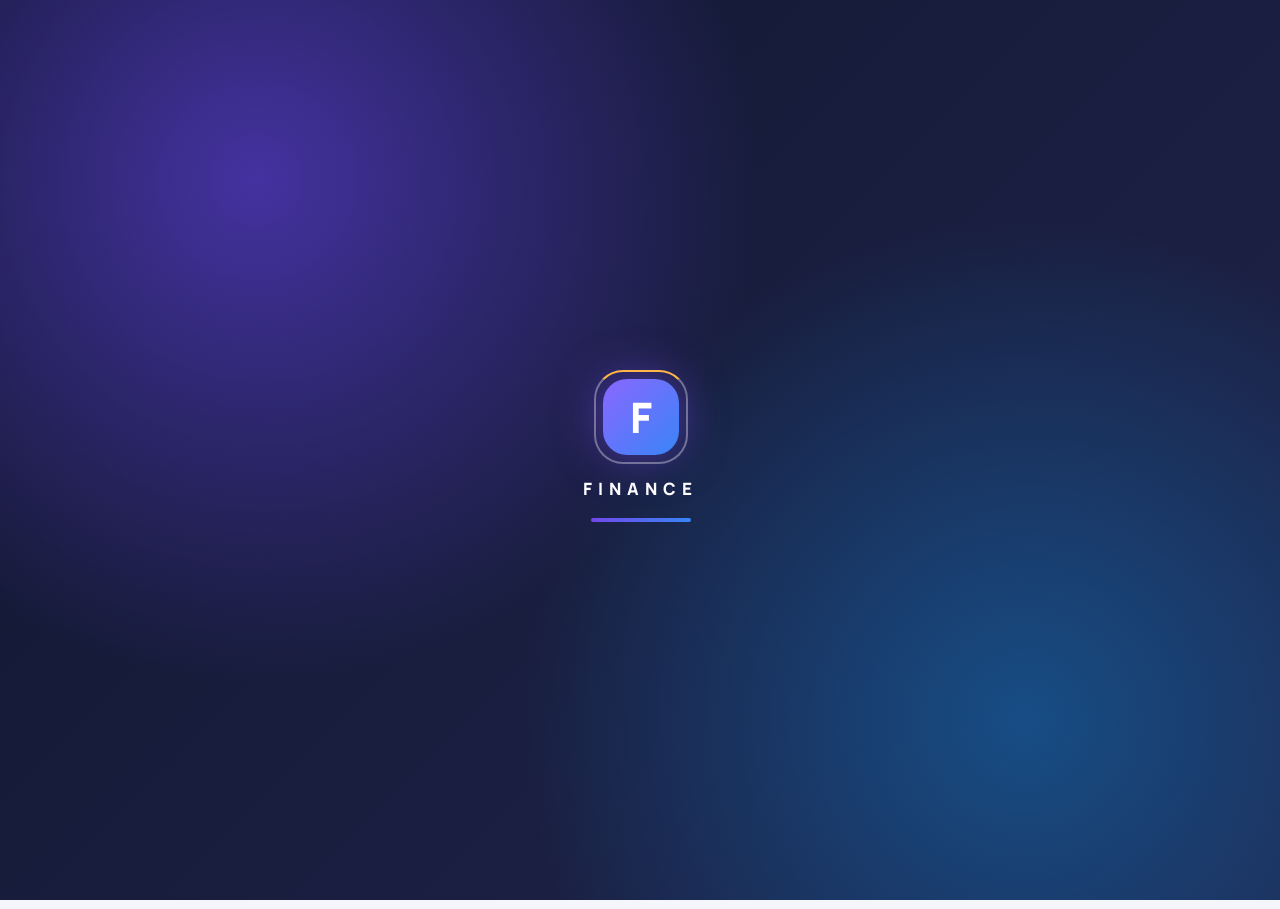
<file: index.html>
<!DOCTYPE html>
<html lang="en">
<head>
    <meta charset="UTF-8">
    <meta name="viewport" content="width=device-width, initial-scale=1.0">
    <title>Finance</title>
    <meta http-equiv="refresh" content="0; url=login.html">
</head>
<body>
    <p>Redirecting to <a href="login.html">Finance Login</a>...</p>
</body>
</html>
</file>
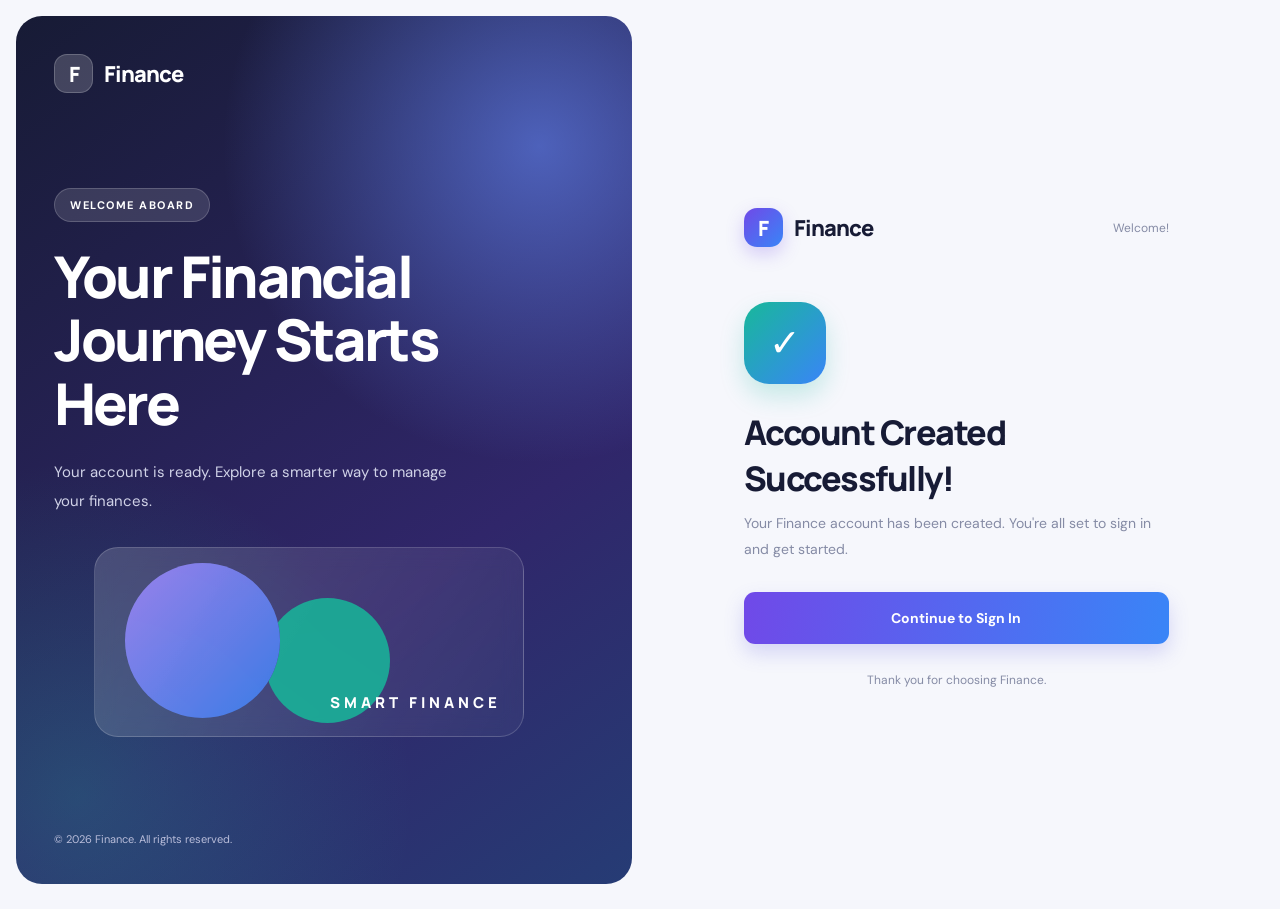
<file: account-created.html>
<!DOCTYPE html>
<html lang="en">
<head>
    <meta charset="UTF-8">
    <meta name="viewport" content="width=device-width, initial-scale=1.0">
    <title>Account Created | Finance</title>
    <link rel="stylesheet" href="css/style.css">
    <script src="js/script.js" defer></script>
</head>
<body>
<div class="page-loader"><div class="loader-content"><div class="loader-logo"></div><p>FINANCE</p></div></div>
<main class="auth-shell">
    <section class="auth-visual animate-in">
        <a class="brand" href="login.html"><span class="brand-mark">F</span> Finance</a>
        <div class="visual-copy"><span class="visual-tag">WELCOME ABOARD</span><h1>Your Financial Journey Starts Here</h1><p>Your account is ready. Explore a smarter way to manage your finances.</p><div class="visual-art"></div></div>
        <p class="visual-foot">© 2026 Finance. All rights reserved.</p>
    </section>
    <section class="auth-panel">
        <div class="auth-card animate-in delay-1">
            <div class="auth-top"><a class="brand" href="login.html"><span class="brand-mark">F</span> Finance</a><p>Welcome!</p></div>
            <div class="success-icon">✓</div>
            <div class="auth-heading"><h2>Account Created Successfully!</h2><p>Your Finance account has been created. You're all set to sign in and get started.</p></div>
            <a href="login.html"><button class="primary-btn" type="button">Continue to Sign In</button></a>
            <p class="auth-bottom">Thank you for choosing Finance.</p>
        </div>
    </section>
</main>
</body>
</html>
</file>
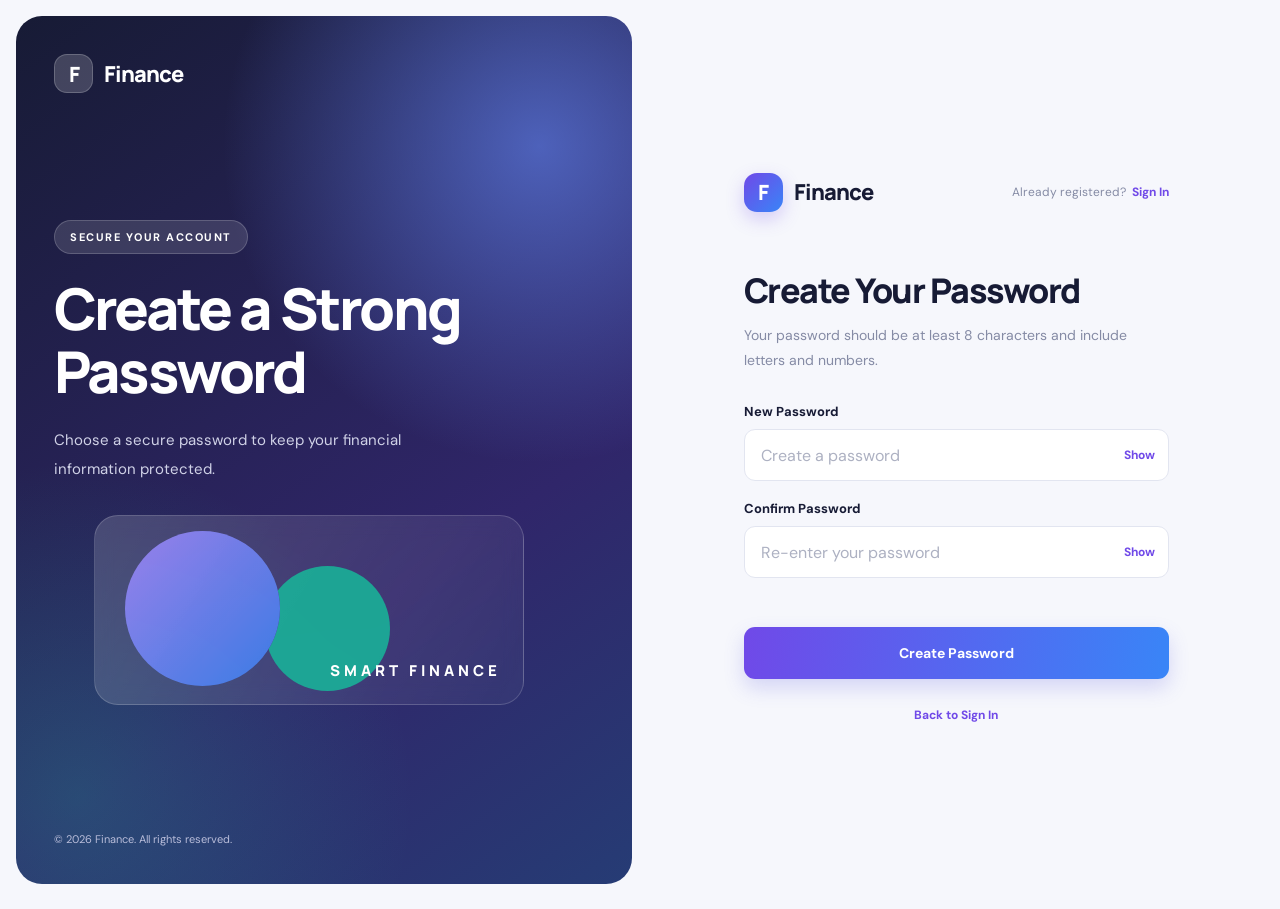
<file: create-password.html>
<!DOCTYPE html>
<html lang="en">
<head>
    <meta charset="UTF-8">
    <meta name="viewport" content="width=device-width, initial-scale=1.0">
    <title>Create Password | Finance</title>
    <link rel="stylesheet" href="css/style.css">
    <script src="js/script.js" defer></script>
</head>
<body>
<div class="page-loader"><div class="loader-content"><div class="loader-logo"></div><p>FINANCE</p></div></div>
<main class="auth-shell">
    <section class="auth-visual animate-in">
        <a class="brand" href="login.html"><span class="brand-mark">F</span> Finance</a>
        <div class="visual-copy"><span class="visual-tag">SECURE YOUR ACCOUNT</span><h1>Create a Strong Password</h1><p>Choose a secure password to keep your financial information protected.</p><div class="visual-art"></div></div>
        <p class="visual-foot">© 2026 Finance. All rights reserved.</p>
    </section>
    <section class="auth-panel">
        <div class="auth-card animate-in delay-1">
            <div class="auth-top"><a class="brand" href="login.html"><span class="brand-mark">F</span> Finance</a><p>Already registered? <a href="login.html">Sign In</a></p></div>
            <div class="auth-heading"><h2>Create Your Password</h2><p>Your password should be at least 8 characters and include letters and numbers.</p></div>
            <form id="createPasswordForm">
                <div class="form-group"><label>New Password</label><div class="password-wrap"><input class="form-control" type="password" name="password" placeholder="Create a password" required minlength="8"><button class="toggle-password" type="button">Show</button></div></div>
                <div class="form-group"><label>Confirm Password</label><div class="password-wrap"><input class="form-control" type="password" name="confirmPassword" placeholder="Re-enter your password" required minlength="8"><button class="toggle-password" type="button">Show</button></div></div>
                <p class="form-message" aria-live="polite"></p>
                <button class="primary-btn" type="submit">Create Password</button>
            </form>
            <p class="auth-bottom"><a href="login.html">Back to Sign In</a></p>
        </div>
    </section>
</main>
</body>
</html>
</file>
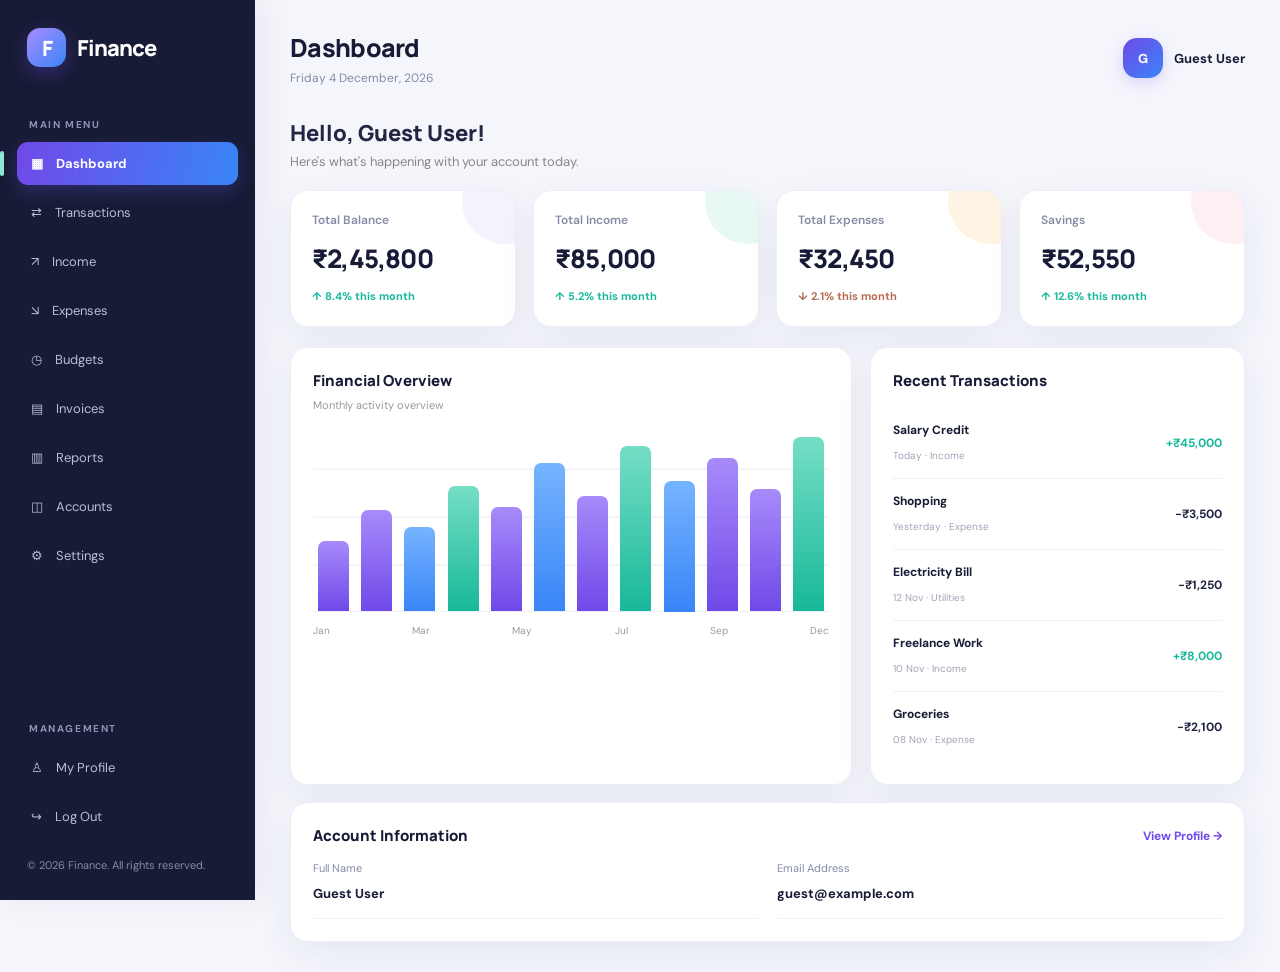
<file: dashboard.html>
<!DOCTYPE html>
<html lang="en">
<head>
    <meta charset="UTF-8">
    <meta name="viewport" content="width=device-width, initial-scale=1.0">
    <title>Dashboard | Finance</title>
    <link rel="stylesheet" href="css/style.css">
    <script src="js/script.js" defer></script>
</head>
<body>
<div class="page-loader"><div class="loader-content"><div class="loader-logo"></div><p>FINANCE</p></div></div>
<div class="dashboard-layout">
    
<aside class="sidebar">
    <a class="brand" href="dashboard.html">
        <span class="brand-mark">F</span> Finance
    </a>

    <p class="sidebar-label">MAIN MENU</p>

    <nav class="side-nav">
        <a href="dashboard.html" class="active">
            ▦ <span>Dashboard</span>
        </a>

        <a href="#">
            ⇄ <span>Transactions</span>
        </a>

        <a href="#">
            ↗ <span>Income</span>
        </a>

        <a href="#">
            ↘ <span>Expenses</span>
        </a>

        <a href="#">
            ◷ <span>Budgets</span>
        </a>

        <a href="#">
            ▤ <span>Invoices</span>
        </a>

        <a href="#">
            ▥ <span>Reports</span>
        </a>

        <a href="#">
            ◫ <span>Accounts</span>
        </a>

        <a href="#">
            ⚙ <span>Settings</span>
        </a>

    </nav>

    <div class="side-bottom">
        <p class="sidebar-label">MANAGEMENT</p>

        <nav class="side-nav">

            <a href="profile.html">
                ♙ <span>My Profile</span>
            </a>

            <a href="#" data-logout>
                ↪ <span>Log Out</span>
            </a>

        </nav>

        <p class="visual-foot" style="padding:20px 10px 0">
            © 2026 Finance. All rights reserved.
        </p>
    </div>
</aside>

    <main class="dashboard-main">
        <header class="topbar">
            <div style="display:flex;align-items:center;gap:12px">
                <button class="mobile-menu" aria-label="Open menu">☰</button>
                <div><h2>Dashboard</h2><p data-current-date>Welcome to your finance overview</p></div>
            </div>
            <a class="user-chip" href="profile.html"><span class="avatar" data-user-initial>G</span><span data-user-name>Guest User</span></a>
        </header>

        <section class="animate-in">
            <div style="margin-bottom:20px"><h2 style="font:800 22px Manrope">Hello, <span data-user-name>Guest User</span>!</h2><p style="font-size:13px;color:#888;margin-top:5px">Here's what's happening with your account today.</p></div>
            <div class="dashboard-grid">
                <article class="stat-card"><p>Total Balance</p><h3>₹2,45,800</h3><small>↑ 8.4% this month</small></article>
                <article class="stat-card"><p>Total Income</p><h3>₹85,000</h3><small>↑ 5.2% this month</small></article>
                <article class="stat-card"><p>Total Expenses</p><h3>₹32,450</h3><small style="color:#b66b50">↓ 2.1% this month</small></article>
                <article class="stat-card"><p>Savings</p><h3>₹52,550</h3><small>↑ 12.6% this month</small></article>
            </div>
        </section>

        <section class="content-grid animate-in delay-1">
            <article class="content-card">
                <h3>Financial Overview</h3>
                <p style="font-size:11px;color:#999;margin-top:-10px;margin-bottom:10px">Monthly activity overview</p>
                <div class="chart" aria-label="Illustrative monthly chart">
                    <span style="height:40%"></span><span style="height:58%"></span><span style="height:48%"></span><span style="height:72%"></span><span style="height:60%"></span><span style="height:85%"></span><span style="height:66%"></span><span style="height:95%"></span><span style="height:75%"></span><span style="height:88%"></span><span style="height:70%"></span><span style="height:100%"></span>
                </div>
                <div class="form-row" style="margin-top:12px;color:#999;font-size:10px"><span>Jan</span><span>Mar</span><span>May</span><span>Jul</span><span>Sep</span><span>Dec</span></div>
            </article>
            <article class="content-card">
                <h3>Recent Transactions</h3>
                <div class="transaction"><div><strong>Salary Credit</strong><small>Today · Income</small></div><b style="color:#37845c">+₹45,000</b></div>
                <div class="transaction"><div><strong>Shopping</strong><small>Yesterday · Expense</small></div><b>-₹3,500</b></div>
                <div class="transaction"><div><strong>Electricity Bill</strong><small>12 Nov · Utilities</small></div><b>-₹1,250</b></div>
                <div class="transaction"><div><strong>Freelance Work</strong><small>10 Nov · Income</small></div><b style="color:#37845c">+₹8,000</b></div>
                <div class="transaction"><div><strong>Groceries</strong><small>08 Nov · Expense</small></div><b>-₹2,100</b></div>
            </article>
        </section>

        <section class="content-card animate-in delay-2" style="margin-top:17px">
            <div class="form-row"><h3 style="margin:0">Account Information</h3><a class="text-link" href="profile.html">View Profile →</a></div>
            <div class="profile-card">
                <div class="profile-field"><small>Full Name</small><strong data-user-name>Guest User</strong></div>
                <div class="profile-field"><small>Email Address</small><strong data-user-email>guest@example.com</strong></div>
            </div>
        </section>
    </main>
</div>
</body>
</html>
</file>
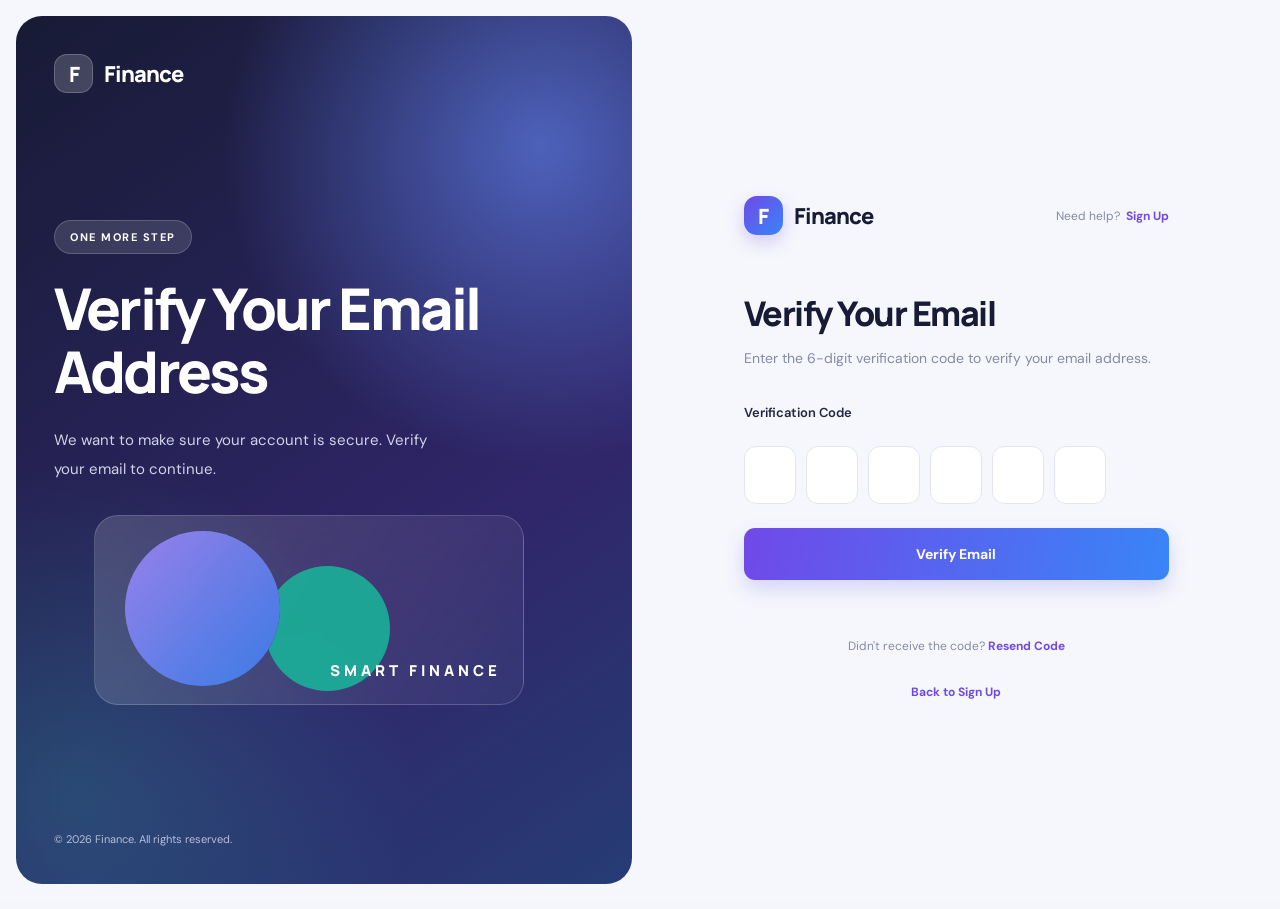
<file: email-verification.html>
<!DOCTYPE html>
<html lang="en">
<head>
    <meta charset="UTF-8">
    <meta name="viewport" content="width=device-width, initial-scale=1.0">
    <title>Email Verification | Finance</title>
    <link rel="stylesheet" href="css/style.css">
    <script src="js/script.js" defer></script>
</head>
<body>
<div class="page-loader"><div class="loader-content"><div class="loader-logo"></div><p>FINANCE</p></div></div>
<main class="auth-shell">
    <section class="auth-visual animate-in">
        <a class="brand" href="login.html"><span class="brand-mark">F</span> Finance</a>
        <div class="visual-copy"><span class="visual-tag">ONE MORE STEP</span><h1>Verify Your Email Address</h1><p>We want to make sure your account is secure. Verify your email to continue.</p><div class="visual-art"></div></div>
        <p class="visual-foot">© 2026 Finance. All rights reserved.</p>
    </section>
    <section class="auth-panel">
        <div class="auth-card animate-in delay-1">
            <div class="auth-top"><a class="brand" href="login.html"><span class="brand-mark">F</span> Finance</a><p>Need help? <a href="signup.html">Sign Up</a></p></div>
            <div class="auth-heading"><h2>Verify Your Email</h2><p>Enter the 6-digit verification code to verify your email address.</p></div>
            <form id="verifyForm">
                <label style="font-size:13px;font-weight:600">Verification Code</label>
                <div class="code-inputs">
                    <input type="text" maxlength="1" inputmode="numeric" aria-label="Digit 1" required>
                    <input type="text" maxlength="1" inputmode="numeric" aria-label="Digit 2" required>
                    <input type="text" maxlength="1" inputmode="numeric" aria-label="Digit 3" required>
                    <input type="text" maxlength="1" inputmode="numeric" aria-label="Digit 4" required>
                    <input type="text" maxlength="1" inputmode="numeric" aria-label="Digit 5" required>
                    <input type="text" maxlength="1" inputmode="numeric" aria-label="Digit 6" required>
                </div>
                <button class="primary-btn" type="submit">Verify Email</button>
                <p class="form-message" aria-live="polite"></p>
            </form>
            <p class="auth-bottom">Didn't receive the code? <a href="#" data-resend-code>Resend Code</a><br><br><a href="signup.html">Back to Sign Up</a></p>
        </div>
    </section>
</main>
</body>
</html>
</file>
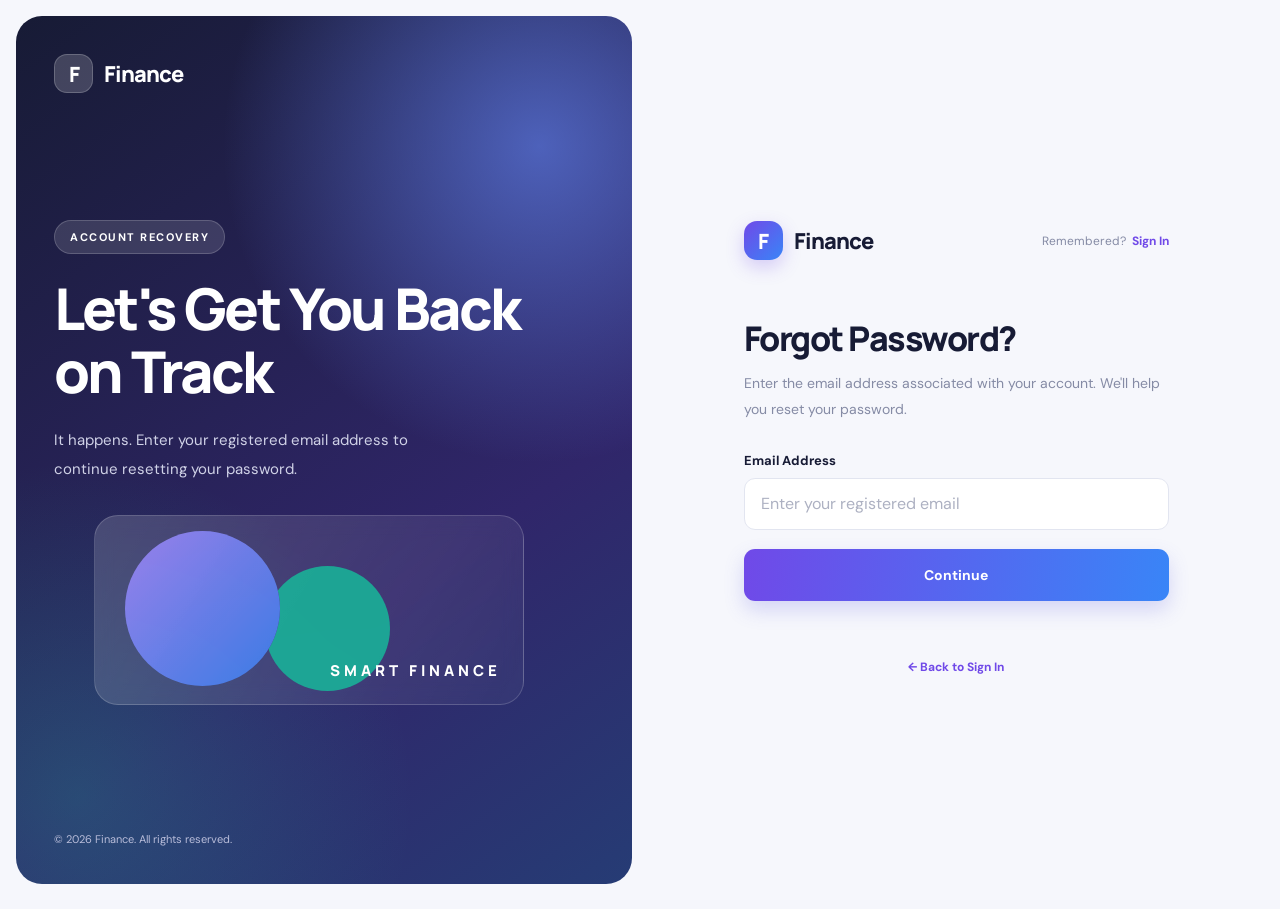
<file: forgot-password.html>
<!DOCTYPE html>
<html lang="en">
<head>
    <meta charset="UTF-8">
    <meta name="viewport" content="width=device-width, initial-scale=1.0">
    <title>Forgot Password | Finance</title>
    <link rel="stylesheet" href="css/style.css">
    <script src="js/script.js" defer></script>
</head>
<body>
<div class="page-loader"><div class="loader-content"><div class="loader-logo"></div><p>FINANCE</p></div></div>
<main class="auth-shell">
    <section class="auth-visual animate-in">
        <a class="brand" href="login.html"><span class="brand-mark">F</span> Finance</a>
        <div class="visual-copy"><span class="visual-tag">ACCOUNT RECOVERY</span><h1>Let's Get You Back on Track</h1><p>It happens. Enter your registered email address to continue resetting your password.</p><div class="visual-art"></div></div>
        <p class="visual-foot">© 2026 Finance. All rights reserved.</p>
    </section>
    <section class="auth-panel">
        <div class="auth-card animate-in delay-1">
            <div class="auth-top"><a class="brand" href="login.html"><span class="brand-mark">F</span> Finance</a><p>Remembered? <a href="login.html">Sign In</a></p></div>
            <div class="auth-heading"><h2>Forgot Password?</h2><p>Enter the email address associated with your account. We'll help you reset your password.</p></div>
            <form id="forgotForm">
                <div class="form-group"><label>Email Address</label><input class="form-control" type="email" name="email" placeholder="Enter your registered email" required></div>
                <button class="primary-btn" type="submit">Continue</button>
                <p class="form-message" aria-live="polite"></p>
            </form>
            <p class="auth-bottom"><a href="login.html">← Back to Sign In</a></p>
        </div>
    </section>
</main>
</body>
</html>
</file>
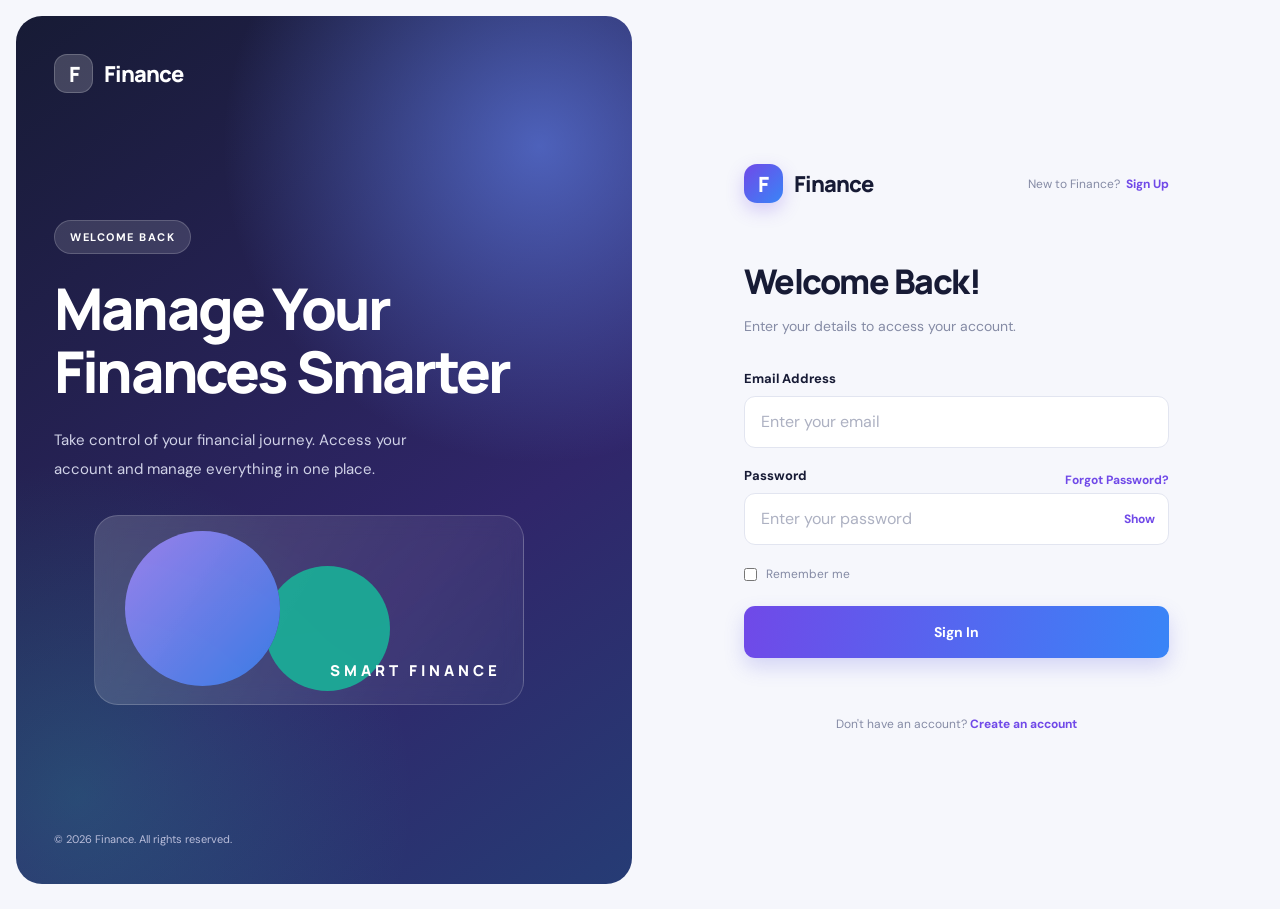
<file: login.html>
<!DOCTYPE html>
<html lang="en">
<head>
    <meta charset="UTF-8">
    <meta name="viewport" content="width=device-width, initial-scale=1.0">
    <title>Sign In | Finance</title>
    <link rel="stylesheet" href="css/style.css">
    <script src="js/script.js" defer></script>
</head>
<body>
<div class="page-loader"><div class="loader-content"><div class="loader-logo"></div><p>FINANCE</p></div></div>
<main class="auth-shell">
    <section class="auth-visual animate-in">
        <a class="brand" href="login.html"><span class="brand-mark">F</span> Finance</a>
        <div class="visual-copy">
            <span class="visual-tag">WELCOME BACK</span>
            <h1>Manage Your Finances Smarter</h1>
            <p>Take control of your financial journey. Access your account and manage everything in one place.</p>
            <div class="visual-art"></div>
        </div>
        <p class="visual-foot">© 2026 Finance. All rights reserved.</p>
    </section>
    <section class="auth-panel">
        <div class="auth-card animate-in delay-1">
            <div class="auth-top"><a class="brand" href="login.html"><span class="brand-mark">F</span> Finance</a><p>New to Finance? <a href="signup.html">Sign Up</a></p></div>
            <div class="auth-heading">
                <h2>Welcome Back!</h2>
                <p>Enter your details to access your account.</p>
            </div>
            <form id="loginForm">
                <div class="form-group"><label>Email Address</label><input class="form-control" type="email" name="email" placeholder="Enter your email" required></div>
                <div class="form-group">
                    <div class="form-row"><label>Password</label><a href="forgot-password.html">Forgot Password?</a></div>
                    <div class="password-wrap"><input class="form-control" type="password" name="password" placeholder="Enter your password" required><button class="toggle-password" type="button">Show</button></div>
                </div>
                <div class="form-row" style="margin:8px 0 22px"><label class="check-row"><input type="checkbox"> Remember me</label></div>
                <button class="primary-btn" type="submit">Sign In</button>
                <p class="form-message" aria-live="polite"></p>
            </form>
            <p class="auth-bottom">Don't have an account? <a href="signup.html">Create an account</a></p>
        </div>
    </section>
</main>
</body>
</html>
</file>
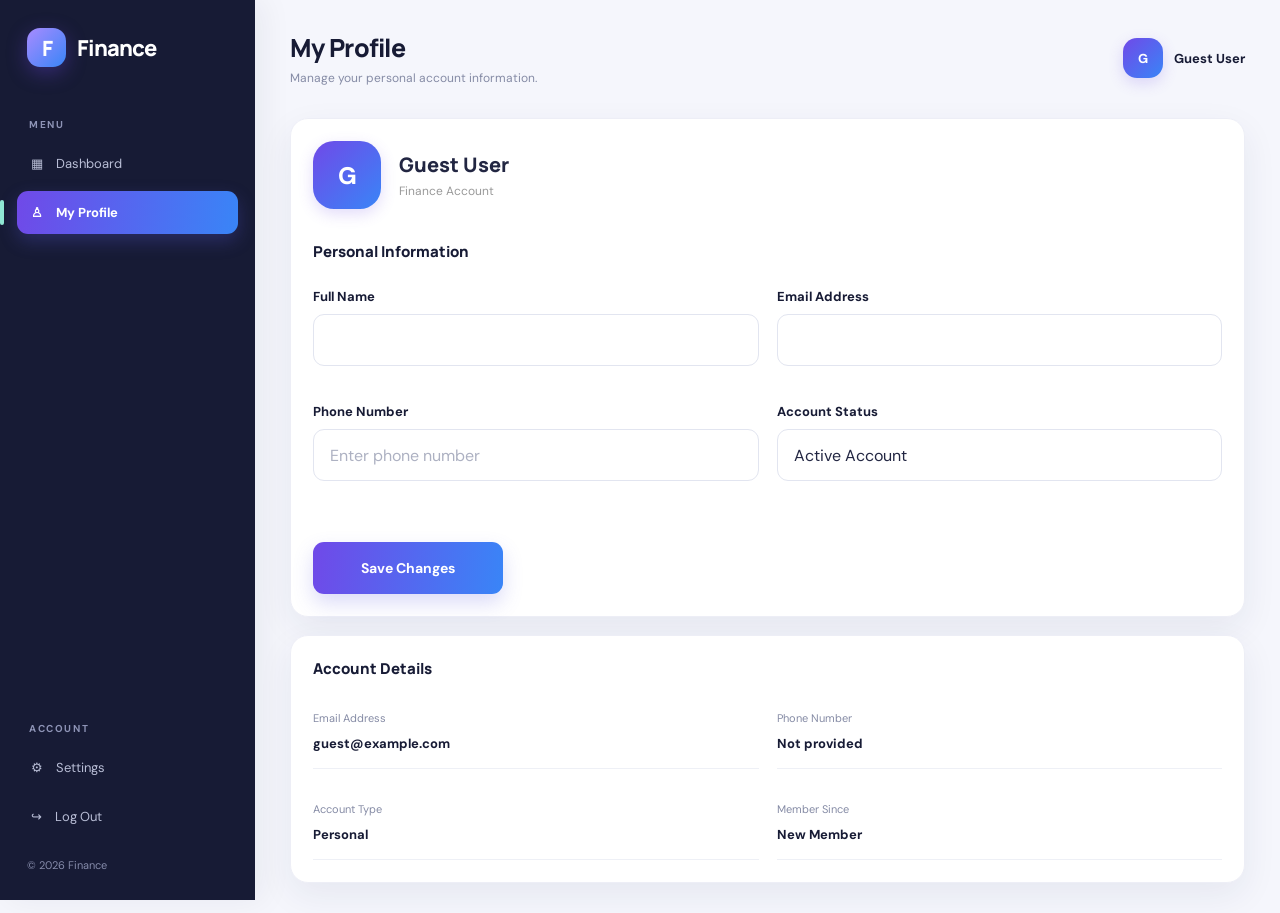
<file: profile.html>
<!DOCTYPE html>
<html lang="en">
<head>
    <meta charset="UTF-8">
    <meta name="viewport" content="width=device-width, initial-scale=1.0">
    <title>My Profile | Finance</title>
    <link rel="stylesheet" href="css/style.css">
    <script src="js/script.js" defer></script>
</head>
<body>
<div class="page-loader"><div class="loader-content"><div class="loader-logo"></div><p>FINANCE</p></div></div>
<div class="dashboard-layout">
    <aside class="sidebar">
        <a class="brand" href="dashboard.html"><span class="brand-mark">F</span> Finance</a>
        <p class="sidebar-label">MENU</p>
        <nav class="side-nav">
            <a href="dashboard.html">▦ <span>Dashboard</span></a>
            <a href="profile.html" class="active">♙ <span>My Profile</span></a>
        </nav>
        <div class="side-bottom">
            <p class="sidebar-label">ACCOUNT</p>
            <nav class="side-nav">
                <a href="profile.html">⚙ <span>Settings</span></a>
                <a href="#" data-logout>↪ <span>Log Out</span></a>
            </nav>
            <p class="visual-foot" style="padding:20px 10px 0">© 2026 Finance</p>
        </div>
    </aside>
    <main class="dashboard-main">
        <header class="topbar">
            <div style="display:flex;align-items:center;gap:12px">
                <button class="mobile-menu" aria-label="Open menu">☰</button>
                <div><h2>My Profile</h2><p>Manage your personal account information.</p></div>
            </div>
            <a class="user-chip" href="profile.html"><span class="avatar" data-user-initial>G</span><span data-user-name>Guest User</span></a>
        </header>

        <section class="content-card animate-in">
            <div class="profile-banner">
                <div class="avatar" data-user-initial>G</div>
                <div><h2 style="font:800 20px Manrope" data-user-name>Guest User</h2><p style="font-size:12px;color:#999;margin-top:5px">Finance Account</p></div>
            </div>
            <div class="form-row" style="margin-bottom:20px"><h3 style="margin:0">Personal Information</h3><span class="visual-tag">PROFILE DETAILS</span></div>
            <form id="profileForm">
                <div class="profile-card">
                    <div class="form-group"><label>Full Name</label><input class="form-control" name="fullName" type="text" required></div>
                    <div class="form-group"><label>Email Address</label><input class="form-control" data-profile-email type="email" disabled></div>
                    <div class="form-group"><label>Phone Number</label><input class="form-control" name="phone" type="tel" placeholder="Enter phone number"></div>
                    <div class="form-group"><label>Account Status</label><input class="form-control" value="Active Account" disabled></div>
                </div>
                <p class="form-message" aria-live="polite"></p>
                <button class="primary-btn" type="submit" style="max-width:190px">Save Changes</button>
            </form>
        </section>
        <section class="content-card animate-in delay-1" style="margin-top:18px">
            <h3>Account Details</h3>
            <div class="profile-card">
                <div class="profile-field"><small>Email Address</small><strong data-user-email>guest@example.com</strong></div>
                <div class="profile-field"><small>Phone Number</small><strong data-user-phone>Not provided</strong></div>
                <div class="profile-field"><small>Account Type</small><strong>Personal</strong></div>
                <div class="profile-field"><small>Member Since</small><strong>New Member</strong></div>
            </div>
        </section>
    </main>
</div>
<script>
document.addEventListener("DOMContentLoaded", () => {
    try {
        const user = JSON.parse(localStorage.getItem("financeUser") || "null");
        if (user) {
            const name = document.querySelector('#profileForm [name="fullName"]');
            const email = document.querySelector("[data-profile-email]");
            const phone = document.querySelector('#profileForm [name="phone"]');
            if (name) name.value = user.name || "";
            if (email) email.value = user.email || "";
            if (phone) phone.value = user.phone || "";
        }
    } catch (error) { console.error("Unable to load profile", error); }
});
</script>
</body>
</html>
</file>
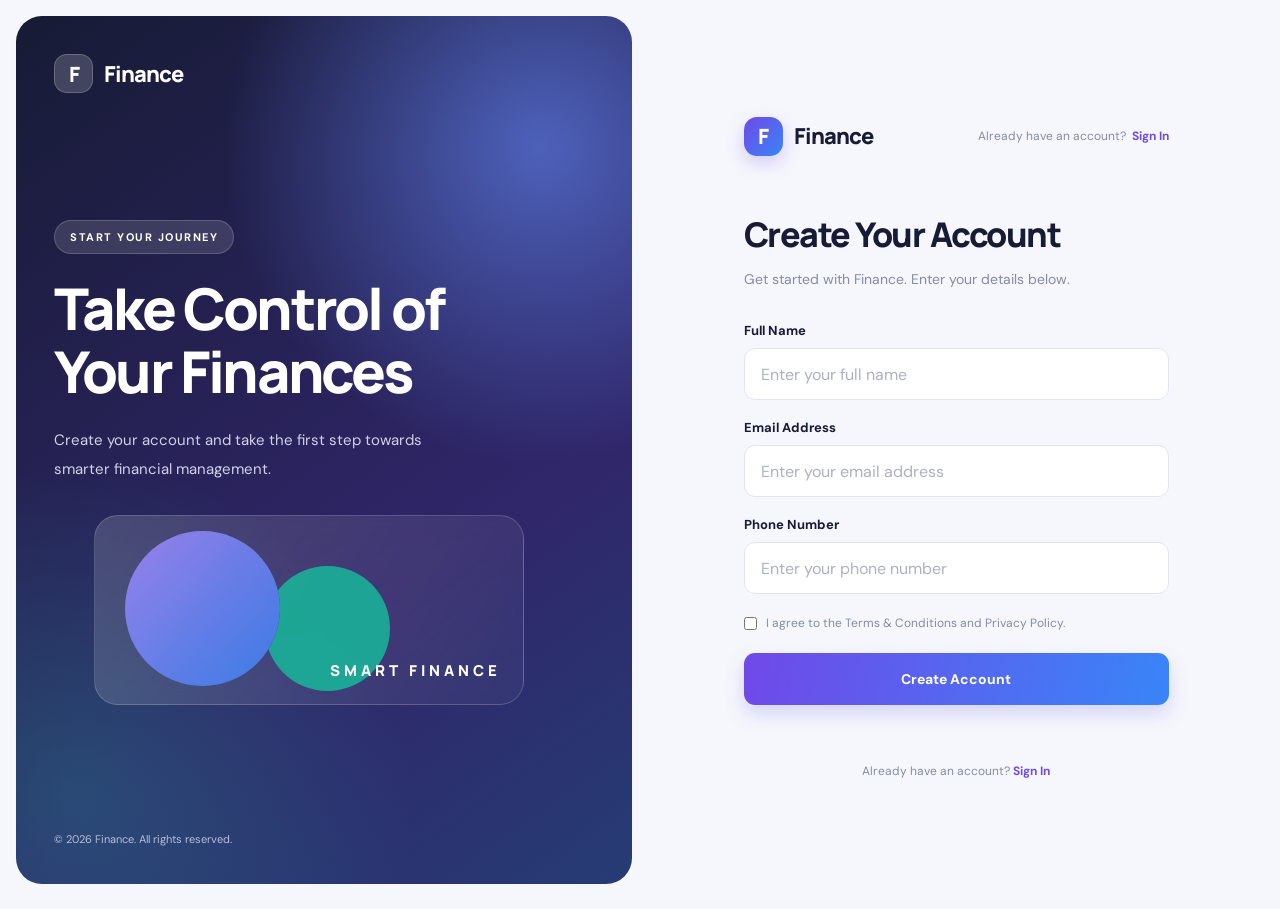
<file: signup.html>
<!DOCTYPE html>
<html lang="en">
<head>
    <meta charset="UTF-8">
    <meta name="viewport" content="width=device-width, initial-scale=1.0">
    <title>Create Account | Finance</title>
    <link rel="stylesheet" href="css/style.css">
    <script src="js/script.js" defer></script>
</head>
<body>
<div class="page-loader"><div class="loader-content"><div class="loader-logo"></div><p>FINANCE</p></div></div>
<main class="auth-shell">
    <section class="auth-visual animate-in">
        <a class="brand" href="login.html"><span class="brand-mark">F</span> Finance</a>
        <div class="visual-copy">
            <span class="visual-tag">START YOUR JOURNEY</span>
            <h1>Take Control of Your Finances</h1>
            <p>Create your account and take the first step towards smarter financial management.</p>
            <div class="visual-art"></div>
        </div>
        <p class="visual-foot">© 2026 Finance. All rights reserved.</p>
    </section>
    <section class="auth-panel">
        <div class="auth-card animate-in delay-1">
            <div class="auth-top"><a class="brand" href="login.html"><span class="brand-mark">F</span> Finance</a><p>Already have an account? <a href="login.html">Sign In</a></p></div>
            <div class="auth-heading"><h2>Create Your Account</h2><p>Get started with Finance. Enter your details below.</p></div>
            <form id="signupForm">
                <div class="form-group"><label>Full Name</label><input class="form-control" type="text" name="fullName" placeholder="Enter your full name" required></div>
                <div class="form-group"><label>Email Address</label><input class="form-control" type="email" name="email" placeholder="Enter your email address" required></div>
                <div class="form-group"><label>Phone Number</label><input class="form-control" type="tel" name="phone" placeholder="Enter your phone number"></div>
                <label class="check-row" style="margin:8px 0 20px"><input type="checkbox" name="terms" required> I agree to the Terms & Conditions and Privacy Policy.</label>
                <button class="primary-btn" type="submit">Create Account</button>
                <p class="form-message" aria-live="polite"></p>
            </form>
            <p class="auth-bottom">Already have an account? <a href="login.html">Sign In</a></p>
        </div>
    </section>
</main>
</body>
</html>
</file>
<file: css/style.css>
@import url('https://fonts.googleapis.com/css2?family=DM+Sans:wght@400;500;600;700&family=Manrope:wght@400;500;600;700;800&display=swap');

:root {
    --navy: #171B35;
    --navy-light: #22294A;
    --purple: #7049E8;
    --blue: #3985F7;
    --teal: #18B89A;
    --orange: #FFB547;
    --pink: #F47BA8;
    --background: #F5F6FC;
    --white: #FFFFFF;
    --text: #222642;
    --muted: #858BA5;
    --border: #E9EAF3;
    --shadow: 0 12px 35px rgba(35, 39, 85, .07);
    --radius: 18px;
}

* {
    margin: 0;
    padding: 0;
    box-sizing: border-box;
}

body {
    font-family: 'DM Sans', sans-serif;
    background: var(--background);
    color: var(--text);
    min-height: 100vh;
}

a {
    color: inherit;
    text-decoration: none;
}

button, input {
    font: inherit;
}

button {
    cursor: pointer;
}

img {
    max-width: 100%;
    display: block;
}

/* ==================================
   MODERN ANIMATED LOADING SCREEN
================================== */

.page-loader {
    position: fixed;
    inset: 0;
    z-index: 99999;
    display: flex;
    justify-content: center;
    align-items: center;
    background:
        radial-gradient(circle at 20% 20%, #4432A0 0%, transparent 40%),
        radial-gradient(circle at 80% 80%, #174D85 0%, transparent 40%),
        linear-gradient(135deg, #11162F, #20254D);
    transition: opacity .6s ease, visibility .6s ease;
}

.page-loader.hide {
    opacity: 0;
    visibility: hidden;
}

.loader-content {
    text-align: center;
    position: relative;
    animation: loaderAppear .8s ease both;
}

.loader-logo {
    width: 76px;
    height: 76px;
    margin: 0 auto 22px;
    border-radius: 24px;
    display: grid;
    place-items: center;
    background: linear-gradient(135deg, #8A67FF, #3985F7);
    box-shadow: 0 0 45px rgba(112, 73, 232, .6);
    position: relative;
    animation: logoFloat 2s ease-in-out infinite;
}

.loader-logo::before {
    content: "F";
    color: white;
    font: 800 42px 'Manrope', sans-serif;
}

.loader-logo::after {
    content: "";
    position: absolute;
    inset: -9px;
    border: 2px solid rgba(255,255,255,.35);
    border-radius: 29px;
    border-top-color: #FFB547;
    animation: spin 2s linear infinite;
}

.loader-content p {
    color: white;
    font: 800 17px 'Manrope', sans-serif;
    letter-spacing: 6px;
    margin-bottom: 18px;
}

.loader-content::after {
    content: "";
    display: block;
    width: 100px;
    height: 4px;
    border-radius: 20px;
    margin: auto;
    background: linear-gradient(90deg, #7049E8, #3985F7, #18B89A);
    background-size: 200% 100%;
    animation: loadingLine 1.5s ease infinite;
}

@keyframes spin {
    to { transform: rotate(360deg); }
}

@keyframes logoFloat {
    0%, 100% { transform: translateY(0); }
    50% { transform: translateY(-9px); }
}

@keyframes loaderAppear {
    from { opacity: 0; transform: scale(.8); }
    to { opacity: 1; transform: scale(1); }
}

@keyframes loadingLine {
    0% { background-position: 100% 0; }
    100% { background-position: -100% 0; }
}

/* ==================================
   GENERAL ANIMATIONS
================================== */

.animate-in {
    animation: fadeUp .7s cubic-bezier(.2,.7,.3,1) both;
}

.delay-1 { animation-delay: .12s; }
.delay-2 { animation-delay: .24s; }
.delay-3 { animation-delay: .36s; }

@keyframes fadeUp {
    from {
        opacity: 0;
        transform: translateY(25px);
    }
    to {
        opacity: 1;
        transform: translateY(0);
    }
}

@keyframes fadeIn {
    from { opacity: 0; }
    to { opacity: 1; }
}

@keyframes popIn {
    from { opacity: 0; transform: scale(.8); }
    to { opacity: 1; transform: scale(1); }
}

/* ==================================
   BRAND
================================== */

.brand {
    display: inline-flex;
    align-items: center;
    gap: 11px;
    font: 800 22px 'Manrope', sans-serif;
    letter-spacing: -1px;
    color: var(--navy);
}

.brand-mark {
    width: 39px;
    height: 39px;
    display: grid;
    place-items: center;
    border-radius: 13px;
    color: white;
    font: 800 21px 'Manrope', sans-serif;
    background: linear-gradient(135deg, #7049E8, #3985F7);
    box-shadow: 0 7px 18px rgba(112,73,232,.25);
}

/* ==================================
   AUTHENTICATION PAGES
================================== */

.auth-shell {
    min-height: 100vh;
    display: grid;
    grid-template-columns: 1fr 1fr;
    padding: 16px;
    gap: 16px;
    background: #F6F7FC;
}

.auth-visual {
    min-height: calc(100vh - 32px);
    border-radius: 26px;
    padding: 38px;
    display: flex;
    flex-direction: column;
    justify-content: space-between;
    overflow: hidden;
    position: relative;
    color: white;
    background:
        radial-gradient(circle at 85% 15%, rgba(104,140,255,.6), transparent 35%),
        radial-gradient(circle at 10% 90%, rgba(24,184,154,.25), transparent 35%),
        linear-gradient(145deg, #171B35, #30266A 65%, #263C75);
}

.auth-visual .brand {
    color: white;
}

.auth-visual .brand-mark {
    background: rgba(255,255,255,.18);
    border: 1px solid rgba(255,255,255,.2);
    box-shadow: none;
}

.visual-copy {
    position: relative;
    z-index: 2;
    max-width: 510px;
    margin: auto 0;
}

.visual-tag {
    display: inline-flex;
    padding: 9px 15px;
    border-radius: 30px;
    background: rgba(255,255,255,.13);
    border: 1px solid rgba(255,255,255,.18);
    color: white;
    font-size: 11px;
    font-weight: 700;
    letter-spacing: 1.5px;
}

.visual-copy h1 {
    font: 800 clamp(37px, 4.5vw, 64px)/1.1 'Manrope', sans-serif;
    letter-spacing: -2.8px;
    margin: 23px 0;
}

.visual-copy p {
    color: #D0D2E7;
    font-size: 15px;
    line-height: 1.9;
    max-width: 400px;
}

.visual-art {
    height: 190px;
    width: min(100%, 430px);
    margin: 32px auto 0;
    border-radius: 24px;
    position: relative;
    overflow: hidden;
    background: linear-gradient(120deg, rgba(255,255,255,.16), rgba(255,255,255,.04));
    border: 1px solid rgba(255,255,255,.17);
    backdrop-filter: blur(10px);
}

.visual-art::before {
    content: "";
    position: absolute;
    width: 155px;
    height: 155px;
    top: 15px;
    left: 30px;
    border-radius: 50%;
    background: linear-gradient(135deg, #A88BFF, #3985F7);
    opacity: .85;
    box-shadow: 125px 20px 0 -15px #18B89A;
    animation: artFloat 5s ease-in-out infinite;
}

.visual-art::after {
    content: "SMART FINANCE";
    position: absolute;
    bottom: 23px;
    right: 22px;
    color: white;
    font: 800 15px 'Manrope', sans-serif;
    letter-spacing: 4px;
}

@keyframes artFloat {
    0%, 100% { transform: translateY(0) rotate(0); }
    50% { transform: translateY(-12px) rotate(8deg); }
}

.visual-foot {
    color: #B9BDDA;
    font-size: 11px;
    position: relative;
    z-index: 2;
}

.auth-panel {
    display: flex;
    justify-content: center;
    align-items: center;
    padding: 40px 28px;
}

.auth-card {
    width: 100%;
    max-width: 425px;
    animation: fadeUp .7s ease both;
}

.auth-top {
    display: flex;
    justify-content: space-between;
    align-items: center;
    gap: 10px;
    margin-bottom: 55px;
}

.auth-top p {
    color: var(--muted);
    font-size: 12px;
}

.auth-top a:not(.brand) {
    color: var(--purple);
    font-weight: 700;
    margin-left: 3px;
}

.auth-heading {
    margin-bottom: 30px;
}

.auth-heading h2 {
    font: 800 34px 'Manrope', sans-serif;
    letter-spacing: -1.5px;
    color: var(--navy);
    margin-bottom: 10px;
}

.auth-heading p {
    color: var(--muted);
    font-size: 14px;
    line-height: 1.8;
}

.form-group {
    margin-bottom: 19px;
}

.form-group label {
    display: block;
    font-size: 13px;
    font-weight: 700;
    color: var(--navy);
    margin-bottom: 9px;
}

.form-control {
    width: 100%;
    height: 52px;
    padding: 0 16px;
    border: 1px solid #E2E5F0;
    border-radius: 11px;
    outline: none;
    color: var(--text);
    background: #fff;
    transition: .25s ease;
}

.form-control:focus {
    border-color: var(--purple);
    box-shadow: 0 0 0 4px rgba(112,73,232,.10);
}

.form-control::placeholder {
    color: #ADB1C2;
}

.password-wrap {
    position: relative;
}

.password-wrap .form-control {
    padding-right: 60px;
}

.toggle-password {
    position: absolute;
    right: 14px;
    top: 50%;
    transform: translateY(-50%);
    border: 0;
    background: transparent;
    color: var(--purple);
    font-size: 12px;
    font-weight: 700;
}

.form-row {
    display: flex;
    align-items: center;
    justify-content: space-between;
    gap: 12px;
}

.form-row a, .text-link {
    color: var(--purple);
    font-size: 12px;
    font-weight: 700;
}

.form-row a:hover, .text-link:hover {
    text-decoration: underline;
}

.check-row {
    display: flex;
    align-items: flex-start;
    gap: 9px;
    font-size: 12px;
    color: var(--muted);
    line-height: 1.7;
}

.check-row input {
    margin-top: 4px;
    accent-color: var(--purple);
}

.primary-btn {
    width: 100%;
    min-height: 52px;
    padding: 12px 18px;
    border: 0;
    border-radius: 11px;
    color: white;
    font-size: 14px;
    font-weight: 700;
    background: linear-gradient(100deg, #7049E8, #3985F7);
    box-shadow: 0 9px 20px rgba(93,92,222,.22);
    transition: transform .25s, box-shadow .25s, filter .25s;
}

.primary-btn:hover {
    transform: translateY(-3px);
    box-shadow: 0 14px 27px rgba(93,92,222,.32);
    filter: brightness(1.07);
}

.primary-btn:active {
    transform: translateY(-1px);
}

.secondary-btn {
    width: 100%;
    height: 50px;
    border: 1px solid var(--border);
    border-radius: 11px;
    background: white;
    color: var(--navy);
    font-weight: 700;
}

.auth-divider {
    display: flex;
    align-items: center;
    gap: 14px;
    color: #A5A8B8;
    font-size: 11px;
    margin: 23px 0;
}

.auth-divider::before,
.auth-divider::after {
    content: "";
    flex: 1;
    height: 1px;
    background: var(--border);
}

.auth-bottom {
    margin-top: 25px;
    text-align: center;
    color: var(--muted);
    font-size: 12px;
    line-height: 1.9;
}

.auth-bottom a {
    color: var(--purple);
    font-weight: 700;
}

.form-message {
    min-height: 18px;
    margin: 12px 0;
    color: #D44858;
    font-size: 12px;
}

.form-message.success {
    color: #159C79;
}

.code-inputs {
    display: flex;
    gap: 10px;
    margin: 24px 0;
}

.code-inputs input {
    width: 52px;
    height: 58px;
    border: 1px solid #E2E5F0;
    border-radius: 12px;
    text-align: center;
    font-size: 22px;
    font-weight: 800;
    color: var(--purple);
    outline: none;
    transition: .2s;
}

.code-inputs input:focus {
    border-color: var(--purple);
    box-shadow: 0 0 0 4px rgba(112,73,232,.1);
}

.success-icon {
    width: 82px;
    height: 82px;
    display: grid;
    place-items: center;
    margin-bottom: 25px;
    border-radius: 25px;
    color: white;
    font-size: 38px;
    background: linear-gradient(135deg, #18B89A, #3985F7);
    box-shadow: 0 12px 25px rgba(24,184,154,.22);
    animation: popIn .6s ease both;
}

/* ==================================
   DASHBOARD LAYOUT
================================== */

.dashboard-layout {
    min-height: 100vh;
    display: grid;
    grid-template-columns: 255px minmax(0, 1fr);
    background: var(--background);
}

.sidebar {
    min-height: 100vh;
    position: sticky;
    top: 0;
    height: 100vh;
    overflow-y: auto;
    display: flex;
    flex-direction: column;
    padding: 28px 17px;
    background: var(--navy);
    color: white;
    box-shadow: 8px 0 30px rgba(23,27,53,.06);
}

.sidebar .brand {
    color: white;
    padding: 0 10px 35px;
}

.sidebar .brand-mark {
    background: linear-gradient(135deg, #A88BFF, #3985F7);
    box-shadow: 0 6px 20px rgba(112,73,232,.35);
}

.sidebar-label {
    color: #8E94B6;
    font-size: 10px;
    font-weight: 700;
    letter-spacing: 1.6px;
    padding: 16px 12px 11px;
}

.side-nav {
    display: grid;
    gap: 6px;
}

.side-nav a {
    position: relative;
    display: flex;
    align-items: center;
    gap: 13px;
    padding: 13px 14px;
    border-radius: 11px;
    color: #B9BED6;
    font-size: 13px;
    transition: .25s ease;
}

.side-nav a:hover {
    color: white;
    background: rgba(255,255,255,.09);
    transform: translateX(3px);
}

.side-nav a.active {
    color: white;
    font-weight: 700;
    background: linear-gradient(100deg, #7049E8, #3985F7);
    box-shadow: 0 7px 18px rgba(91,91,222,.28);
}

.side-nav a.active::before {
    content: "";
    position: absolute;
    left: -17px;
    top: 9px;
    bottom: 9px;
    width: 4px;
    border-radius: 5px;
    background: #8FE6D4;
}

.side-bottom {
    margin-top: auto;
}

.sidebar .visual-foot {
    color: #858BAA;
}

/* ==================================
   DASHBOARD MAIN CONTENT
================================== */

.dashboard-main {
    min-width: 0;
    padding: 30px 35px;
}

.topbar {
    display: flex;
    justify-content: space-between;
    align-items: center;
    gap: 15px;
    margin-bottom: 32px;
}

.topbar h2 {
    color: var(--navy);
    font: 800 25px 'Manrope', sans-serif;
    letter-spacing: -.7px;
}

.topbar p {
    margin-top: 5px;
    color: var(--muted);
    font-size: 12px;
}

.user-chip {
    display: flex;
    align-items: center;
    gap: 11px;
    color: var(--navy);
    font-size: 13px;
    font-weight: 700;
}

.avatar {
    width: 40px;
    height: 40px;
    display: grid;
    place-items: center;
    border-radius: 14px;
    color: white;
    background: linear-gradient(135deg, #7049E8, #3985F7);
    box-shadow: 0 5px 15px rgba(112,73,232,.2);
    font-weight: 800;
}

.dashboard-grid {
    display: grid;
    grid-template-columns: repeat(4, minmax(0,1fr));
    gap: 17px;
}

.stat-card {
    position: relative;
    overflow: hidden;
    padding: 21px;
    min-width: 0;
    border-radius: var(--radius);
    background: white;
    border: 1px solid #EDEEF6;
    box-shadow: var(--shadow);
    transition: transform .3s, box-shadow .3s;
}

.stat-card:hover {
    transform: translateY(-6px);
    box-shadow: 0 18px 35px rgba(35,39,85,.12);
}

.stat-card::after {
    content: "";
    position: absolute;
    width: 85px;
    height: 85px;
    right: -32px;
    top: -32px;
    border-radius: 50%;
    background: rgba(112,73,232,.07);
}

.stat-card:nth-child(2)::after {
    background: rgba(24,184,154,.10);
}

.stat-card:nth-child(3)::after {
    background: rgba(255,181,71,.15);
}

.stat-card:nth-child(4)::after {
    background: rgba(244,123,168,.12);
}

.stat-card p {
    color: var(--muted);
    font-size: 12px;
    font-weight: 600;
}

.stat-card h3 {
    margin: 13px 0 8px;
    color: var(--navy);
    font: 800 clamp(19px, 2vw, 27px) 'Manrope', sans-serif;
    letter-spacing: -.8px;
}

.stat-card small {
    color: var(--teal);
    font-size: 11px;
    font-weight: 700;
}

.content-grid {
    display: grid;
    grid-template-columns: 1.5fr 1fr;
    gap: 18px;
    margin-top: 20px;
}

.content-card {
    min-width: 0;
    padding: 22px;
    border-radius: var(--radius);
    border: 1px solid #EDEEF6;
    background: white;
    box-shadow: var(--shadow);
    transition: box-shadow .3s, transform .3s;
}

.content-card:hover {
    box-shadow: 0 16px 36px rgba(35,39,85,.1);
}

.content-card h3 {
    color: var(--navy);
    font: 800 15px 'Manrope', sans-serif;
    margin-bottom: 17px;
}

/* ==================================
   FINANCIAL CHART
================================== */

.chart {
    height: 190px;
    display: flex;
    align-items: end;
    gap: 12px;
    padding: 15px 5px 0;
    border-bottom: 1px solid #EDEEF6;
    background: repeating-linear-gradient(
        to bottom,
        transparent 0 46px,
        #F0F1F7 47px 48px
    );
}

.chart span {
    flex: 1;
    min-width: 5px;
    border-radius: 7px 7px 0 0;
    background: linear-gradient(to top, #7049E8, #A78BFA);
    transform-origin: bottom;
    animation: barGrow 1s cubic-bezier(.2,.7,.3,1) both;
    transition: filter .2s;
}

.chart span:nth-child(3n) {
    background: linear-gradient(to top, #3985F7, #76B4FF);
}

.chart span:nth-child(4n) {
    background: linear-gradient(to top, #18B89A, #75DEC5);
}

.chart span:hover {
    filter: brightness(1.15);
}

@keyframes barGrow {
    from { transform: scaleY(0); }
    to { transform: scaleY(1); }
}

/* ==================================
   TRANSACTIONS
================================== */

.transaction {
    display: flex;
    align-items: center;
    justify-content: space-between;
    gap: 12px;
    padding: 14px 0;
    border-bottom: 1px solid #F0F1F6;
    transition: padding .2s;
}

.transaction:hover {
    padding-left: 5px;
}

.transaction:last-child {
    border: 0;
}

.transaction strong {
    display: block;
    color: var(--navy);
    font-size: 12px;
    margin-bottom: 5px;
}

.transaction small {
    color: #A0A4B7;
    font-size: 10px;
}

.transaction b {
    color: var(--text);
    font-size: 12px;
}

.transaction b[style*="37845c"] {
    color: var(--teal) !important;
}

/* ==================================
   PROFILE
================================== */

.profile-card {
    display: grid;
    grid-template-columns: 1fr 1fr;
    gap: 18px;
}

.profile-banner {
    display: flex;
    align-items: center;
    gap: 18px;
    margin-bottom: 25px;
}

.profile-banner .avatar {
    width: 68px;
    height: 68px;
    border-radius: 21px;
    font-size: 24px;
}

.profile-field {
    padding: 15px 0;
    border-bottom: 1px solid #EEF0F6;
}

.profile-field small {
    display: block;
    margin-bottom: 7px;
    color: var(--muted);
    font-size: 11px;
}

.profile-field strong {
    color: var(--navy);
    font-size: 13px;
}

/* ==================================
   MOBILE SIDEBAR
================================== */

.mobile-menu {
    display: none;
    border: 0;
    background: white;
    color: var(--purple);
    font-size: 23px;
    padding: 5px;
}

@media (max-width: 1100px) {
    .dashboard-layout {
        grid-template-columns: 225px minmax(0,1fr);
    }

    .dashboard-main {
        padding: 25px 22px;
    }

    .dashboard-grid {
        grid-template-columns: repeat(2, minmax(0,1fr));
    }
}

@media (max-width: 850px) {
    .auth-shell {
        grid-template-columns: .85fr 1.15fr;
    }

    .auth-visual {
        padding: 25px;
    }

    .visual-copy h1 {
        font-size: 39px;
    }

    .content-grid {
        grid-template-columns: 1fr;
    }
}

@media (max-width: 700px) {
    .auth-shell {
        display: block;
        padding: 0;
    }

    .auth-visual {
        display: none;
    }

    .auth-panel {
        min-height: 100vh;
        padding: 30px 22px;
    }

    .auth-top {
        margin-bottom: 43px;
    }

    .auth-heading h2 {
        font-size: 29px;
    }

    .dashboard-layout {
        display: block;
    }

    .sidebar {
        display: none;
        position: fixed;
        z-index: 1000;
        top: 0;
        left: 0;
        bottom: 0;
        width: 265px;
        height: 100vh;
        box-shadow: 12px 0 40px rgba(0,0,0,.2);
        animation: fadeUp .3s ease both;
    }

    .sidebar.open {
        display: flex;
    }

    .mobile-menu {
        display: block;
    }

    .dashboard-main {
        padding: 20px 15px;
    }

    .topbar {
        margin-bottom: 24px;
    }

    .content-grid {
        grid-template-columns: 1fr;
    }

    .profile-card {
        grid-template-columns: 1fr;
    }
}

@media (max-width: 430px) {
    .dashboard-grid {
        grid-template-columns: 1fr 1fr;
        gap: 10px;
    }

    .stat-card {
        padding: 15px;
    }

    .stat-card h3 {
        font-size: 19px;
    }

    .user-chip span:last-child {
        display: none;
    }

    .code-inputs {
        gap: 6px;
    }

    .code-inputs input {
        width: 43px;
        height: 52px;
    }

    .content-card {
        padding: 16px;
    }
}
</file>
